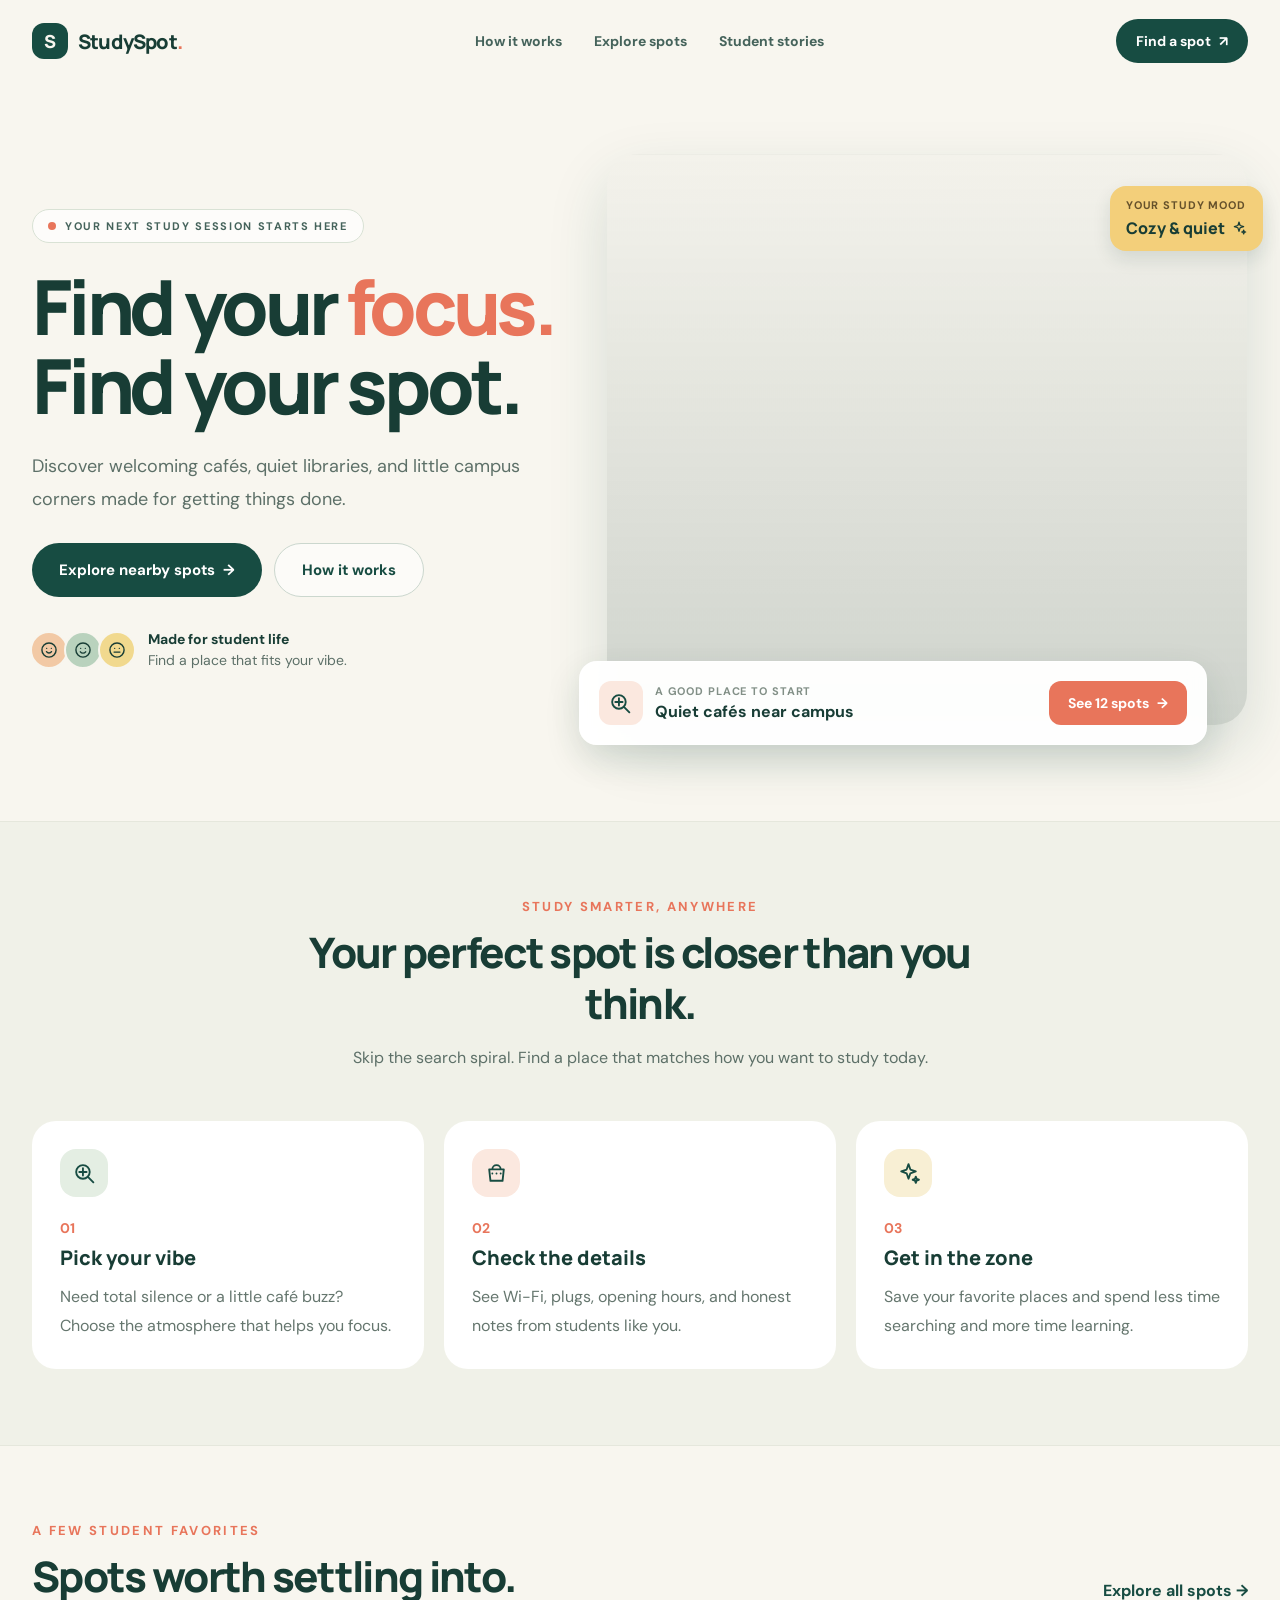
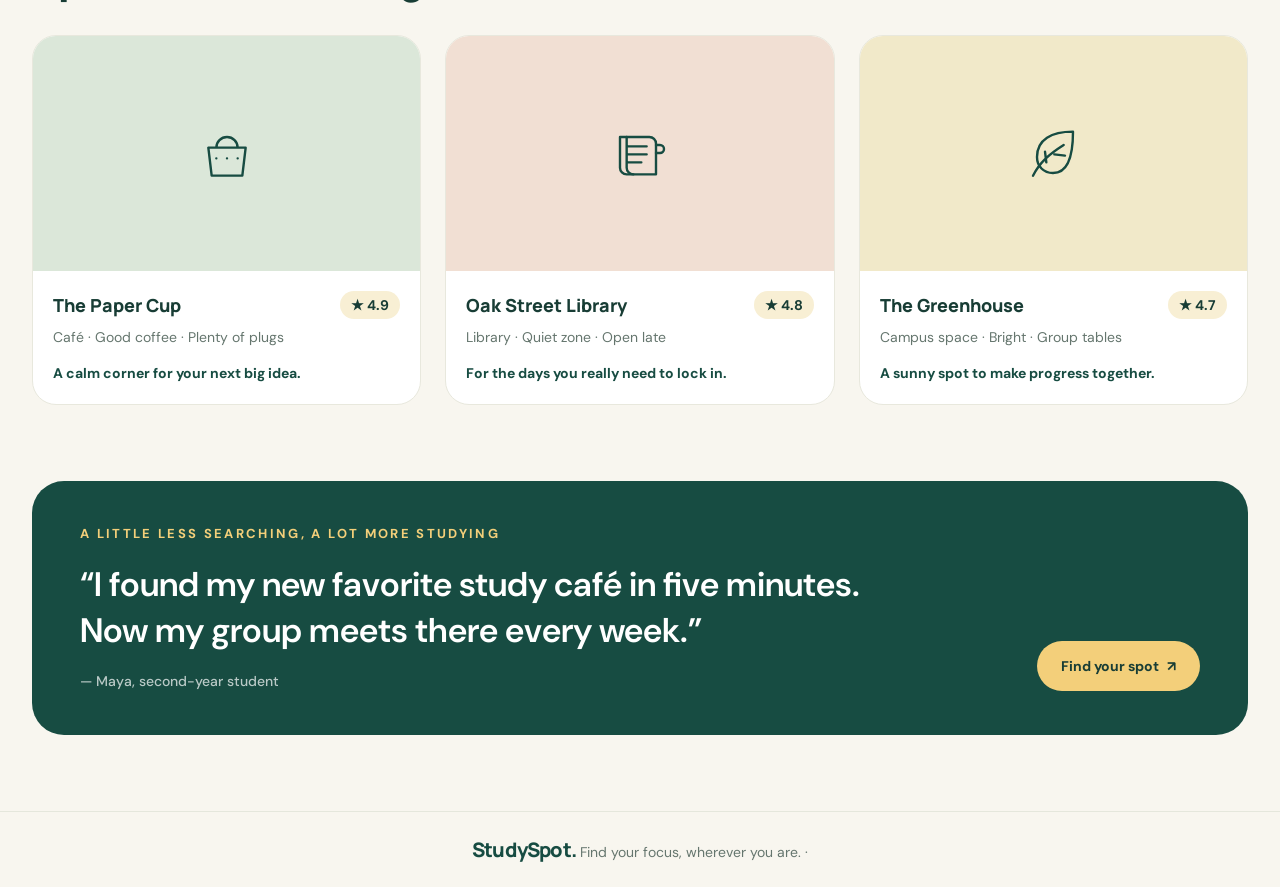
<file: plain-css/index.html>
<!DOCTYPE html>
<html lang="en">

<head>
    <meta charset="UTF-8">
    <meta name="viewport" content="width=device-width, initial-scale=1.0">
    <title>StudySpot — Find your focus</title>
    <link rel="preconnect" href="https://fonts.googleapis.com">
    <link rel="preconnect" href="https://fonts.gstatic.com" crossorigin>
    <link
        href="https://fonts.googleapis.com/css2?family=DM+Sans:wght@400;500;600;700&family=Manrope:wght@400;500;600;700;800&display=swap"
        rel="stylesheet">
    <link rel="stylesheet" href="style.css">
</head>

<body>
    <header class="site-header container">
        <a href="#home" class="brand" aria-label="StudySpot home">
            <span class="brand-mark">S</span>
            <span>StudySpot</span><span class="brand-dot">.</span>
        </a>

        <nav class="main-nav" aria-label="Main navigation">
            <a href="#how-it-works">How it works</a>
            <a href="#spots">Explore spots</a>
            <a href="#stories">Student stories</a>
        </nav>

        <a href="#spots" class="button button-small">
            Find a spot <span aria-hidden="true">↗</span>
        </a>
    </header>

    <main id="home">
        <section class="hero container">
            <div class="hero-copy">
                <p class="eyebrow-pill">
                    <span class="eyebrow-dot" aria-hidden="true"></span>
                    Your next study session starts here
                </p>

                <h1>
                    Find your <span class="accent">focus.</span><br>
                    Find your spot.
                </h1>

                <p class="hero-description">
                    Discover welcoming cafés, quiet libraries, and little campus corners made for getting things done.
                </p>

                <div class="hero-actions">
                    <a href="#spots" class="button button-large">
                        Explore nearby spots <span aria-hidden="true">→</span>
                    </a>
                    <a href="#how-it-works" class="button button-light button-large">
                        How it works
                    </a>
                </div>

                <div class="student-note">
                    <div class="avatar-stack" aria-hidden="true">
                        <span class="avatar avatar-one">
                            <svg viewBox="0 0 24 24">
                                <circle cx="12" cy="12" r="8.5" />
                                <path d="M9 14s1 1.5 3 1.5 3-1.5 3-1.5M9.2 10h.01M14.8 10h.01" stroke-linecap="round" />
                            </svg>
                        </span>
                        <span class="avatar avatar-two">
                            <svg viewBox="0 0 24 24">
                                <circle cx="12" cy="12" r="8.5" />
                                <path d="M8.8 14.2c.8 1 1.9 1.5 3.2 1.5s2.4-.5 3.2-1.5M9.2 10h.01M14.8 10h.01"
                                    stroke-linecap="round" />
                            </svg>
                        </span>
                        <span class="avatar avatar-three">
                            <svg viewBox="0 0 24 24">
                                <circle cx="12" cy="12" r="8.5" />
                                <path d="M8.5 14.5h7M9.2 10h.01M14.8 10h.01" stroke-linecap="round" />
                            </svg>
                        </span>
                    </div>
                    <p>
                        <strong>Made for student life</strong><br>
                        Find a place that fits your vibe.
                    </p>
                </div>
            </div>

            <div class="hero-visual">
                <div class="hero-photo" role="img" aria-label="A bright, welcoming workspace"></div>

                <div class="spot-callout">
                    <div class="callout-copy">
                        <span class="callout-icon" aria-hidden="true">
                            <svg viewBox="0 0 24 24">
                                <circle cx="10.5" cy="10.5" r="6.5" />
                                <path d="m15.5 15.5 5 5M10.5 7v7M7 10.5h7" />
                            </svg>
                        </span>
                        <div>
                            <p class="callout-label">A good place to start</p>
                            <p class="callout-title">Quiet cafés near campus</p>
                        </div>
                    </div>
                    <a href="#spots" class="button button-coral">
                        See 12 spots <span aria-hidden="true">→</span>
                    </a>
                </div>

                <div class="mood-card">
                    <p class="mood-label">Your study mood</p>
                    <p class="mood-value">
                        Cozy &amp; quiet
                        <svg viewBox="0 0 24 24" aria-hidden="true">
                            <path
                                d="m12 3 1.7 5.3L19 10l-5.3 1.7L12 17l-1.7-5.3L5 10l5.3-1.7L12 3ZM19 15l.8 2.2L22 18l-2.2.8L19 21l-.8-2.2L16 18l2.2-.8L19 15Z" />
                        </svg>
                    </p>
                </div>
            </div>
        </section>

        <section id="how-it-works" class="how-section">
            <div class="container section-inner">
                <div class="section-heading">
                    <p class="section-kicker">Study smarter, anywhere</p>
                    <h2>Your perfect spot is closer than you think.</h2>
                    <p>Skip the search spiral. Find a place that matches how you want to study today.</p>
                </div>

                <div class="steps-grid">
                    <article class="step-card">
                        <span class="step-icon step-icon-green" aria-hidden="true">
                            <svg viewBox="0 0 24 24">
                                <circle cx="10.5" cy="10.5" r="6.5" />
                                <path d="m15.5 15.5 5 5M10.5 7v7M7 10.5h7" />
                            </svg>
                        </span>
                        <p class="step-number">01</p>
                        <h3>Pick your vibe</h3>
                        <p>Need total silence or a little café buzz? Choose the atmosphere that helps you focus.</p>
                    </article>

                    <article class="step-card">
                        <span class="step-icon step-icon-coral" aria-hidden="true">
                            <svg viewBox="0 0 24 24">
                                <path d="M5 8h14l-1.2 11H6.2L5 8ZM8 8a4 4 0 0 1 8 0M8 12h.01M12 12h.01M16 12h.01" />
                            </svg>
                        </span>
                        <p class="step-number">02</p>
                        <h3>Check the details</h3>
                        <p>See Wi-Fi, plugs, opening hours, and honest notes from students like you.</p>
                    </article>

                    <article class="step-card">
                        <span class="step-icon step-icon-yellow" aria-hidden="true">
                            <svg viewBox="0 0 24 24">
                                <path
                                    d="m12 3 1.8 5.2L19 10l-5.2 1.8L12 17l-1.8-5.2L5 10l5.2-1.8L12 3ZM19 15l.8 2.2L22 18l-2.2.8L19 21l-.8-2.2L16 18l2.2-.8L19 15Z" />
                            </svg>
                        </span>
                        <p class="step-number">03</p>
                        <h3>Get in the zone</h3>
                        <p>Save your favorite places and spend less time searching and more time learning.</p>
                    </article>
                </div>
            </div>
        </section>

        <section id="spots" class="spots-section container">
            <div class="spots-heading">
                <div>
                    <p class="section-kicker">A few student favorites</p>
                    <h2>Spots worth settling into.</h2>
                </div>
                <a href="#join" class="text-link">
                    Explore all spots <span aria-hidden="true">→</span>
                </a>
            </div>

            <div class="spots-grid">
                <article class="spot-card">
                    <div class="spot-art spot-art-cafe" aria-hidden="true">
                        <svg viewBox="0 0 48 48">
                            <path d="M10 20h28l-2.5 21h-23L10 20ZM16 20a8 8 0 0 1 16 0M16 28h.01M24 28h.01M32 28h.01" />
                        </svg>
                    </div>
                    <div class="spot-details">
                        <div class="spot-title-row">
                            <h3>The Paper Cup</h3>
                            <span class="rating">★ 4.9</span>
                        </div>
                        <p class="spot-meta">Café · Good coffee · Plenty of plugs</p>
                        <p class="spot-description">A calm corner for your next big idea.</p>
                    </div>
                </article>

                <article class="spot-card">
                    <div class="spot-art spot-art-library" aria-hidden="true">
                        <svg viewBox="0 0 48 48">
                            <path d="M9 12h22a5 5 0 0 1 5 5v23H14a5 5 0 0 1-5-5V12Z" />
                            <path d="M14 12v23a5 5 0 0 0 5 5M15 19h14M15 25h14M15 31h10M36 18h3a3 3 0 0 1 0 6h-3" />
                        </svg>
                    </div>
                    <div class="spot-details">
                        <div class="spot-title-row">
                            <h3>Oak Street Library</h3>
                            <span class="rating">★ 4.8</span>
                        </div>
                        <p class="spot-meta">Library · Quiet zone · Open late</p>
                        <p class="spot-description">For the days you really need to lock in.</p>
                    </div>
                </article>

                <article class="spot-card">
                    <div class="spot-art spot-art-greenhouse" aria-hidden="true">
                        <svg viewBox="0 0 48 48">
                            <path d="M39 8C23 8 12 14 12 27c0 7 5 12 12 12 13 0 15-17 15-31Z" />
                            <path d="M9 41c5-10 12-16 23-23M19 31l-1-8M25 25l8 1" />
                        </svg>
                    </div>
                    <div class="spot-details">
                        <div class="spot-title-row">
                            <h3>The Greenhouse</h3>
                            <span class="rating">★ 4.7</span>
                        </div>
                        <p class="spot-meta">Campus space · Bright · Group tables</p>
                        <p class="spot-description">A sunny spot to make progress together.</p>
                    </div>
                </article>
            </div>
        </section>

        <section id="stories" class="story-section container">
            <div class="story-card">
                <p class="section-kicker">A little less searching, a lot more studying</p>
                <div class="story-content">
                    <blockquote>
                        “I found my new favorite study café in five minutes. Now my group meets there every week.”
                        <footer>— Maya, second-year student</footer>
                    </blockquote>
                    <a id="join" href="mailto:hello@studyspot.example" class="button button-yellow">
                        Find your spot <span aria-hidden="true">↗</span>
                    </a>
                </div>
            </div>
        </section>
    </main>

    <footer class="site-footer">
        <p>
            <span class="brand footer-brand">StudySpot.</span>
            Find your focus, wherever you are.
            <span aria-hidden="true"> · </span>
            <span class="footer-break">Made for students, by students.</span>
        </p>
    </footer>
</body>

</html>
</file>
<file: plain-css/style.css>
:root {
      --cream: #f8f6ef;
      --green: #174c42;
      --dark-green: #183d35;
      --coral: #e8755b;
      --text-muted: #5d7068;
      --border: #e5e7dc;
      --pale-green: #f0f1e8;
      --yellow: #f3cf7a;
      --white: #fff;
    }

    * {
      box-sizing: border-box;
    }

    html {
      scroll-behavior: smooth;
    }

    body {
      margin: 0;
      background: var(--cream);
      color: var(--dark-green);
      font-family: "DM Sans", sans-serif;
      -webkit-font-smoothing: antialiased;
    }

    h1, h2, h3, .brand {
      font-family: "Manrope", sans-serif;
    }

    a {
      color: inherit;
      text-decoration: none;
    }

    .container {
      width: min(100% - 40px, 1216px);
      margin-inline: auto;
    }

    .site-header {
      min-height: 82px;
      display: flex;
      align-items: center;
      justify-content: space-between;
      gap: 24px;
      padding-block: 18px;
    }

    .brand {
      display: inline-flex;
      align-items: center;
      gap: 10px;
      font-size: 20px;
      font-weight: 800;
      letter-spacing: -0.04em;
      white-space: nowrap;
    }

    .brand-mark {
      width: 36px;
      height: 36px;
      display: grid;
      place-items: center;
      border-radius: 12px;
      background: var(--green);
      color: var(--cream);
      font-size: 18px;
    }

    .brand-dot {
      margin-left: -10px;
      color: var(--coral);
    }

    .main-nav {
      display: flex;
      align-items: center;
      gap: 32px;
      color: #45635b;
      font-size: 14px;
      font-weight: 700;
    }

    .main-nav a,
    .text-link {
      transition: color 160ms ease;
    }

    .main-nav a:hover,
    .text-link:hover {
      color: var(--coral);
    }

    .button {
      display: inline-flex;
      align-items: center;
      justify-content: center;
      gap: 8px;
      border: 0;
      border-radius: 999px;
      padding: 14px 21px;
      background: var(--green);
      color: var(--white);
      font-size: 14px;
      font-weight: 700;
      transition: background 160ms ease, transform 160ms ease;
    }

    .button:hover {
      background: #103a32;
    }

    .button:focus-visible,
    a:focus-visible {
      outline: 3px solid var(--coral);
      outline-offset: 3px;
    }

    .button-small {
      padding: 13px 20px;
    }

    .hero {
      display: grid;
      grid-template-columns: 0.9fr 1.1fr;
      align-items: center;
      gap: 48px;
      padding-block: 72px 96px;
    }

    .hero-copy {
      max-width: 540px;
    }

    .eyebrow-pill {
      display: inline-flex;
      align-items: center;
      gap: 9px;
      margin: 0 0 24px;
      padding: 9px 15px;
      border: 1px solid #d9e2d5;
      border-radius: 999px;
      background: rgb(255 255 255 / 70%);
      color: #45635b;
      font-size: 11px;
      font-weight: 700;
      letter-spacing: 0.15em;
      text-transform: uppercase;
    }

    .eyebrow-dot {
      width: 8px;
      height: 8px;
      border-radius: 50%;
      background: var(--coral);
    }

    .hero h1 {
      margin: 0;
      font-size: clamp(48px, 6vw, 76px);
      font-weight: 800;
      line-height: 1.05;
      letter-spacing: -0.055em;
    }

    .accent {
      color: var(--coral);
    }

    .hero-description {
      max-width: 500px;
      margin: 24px 0 0;
      color: var(--text-muted);
      font-size: 18px;
      line-height: 1.8;
    }

    .hero-actions {
      display: flex;
      flex-wrap: wrap;
      gap: 12px;
      margin-top: 28px;
    }

    .button-large {
      padding: 16px 27px;
      font-size: 15px;
    }

    .button-light {
      border: 1px solid #cbd7ce;
      background: rgb(255 255 255 / 60%);
      color: var(--green);
    }

    .button-light:hover {
      background: var(--white);
      color: var(--green);
    }

    .student-note {
      display: flex;
      align-items: center;
      gap: 12px;
      margin-top: 32px;
      color: var(--text-muted);
      font-size: 14px;
      line-height: 1.5;
    }

    .student-note p {
      margin: 0;
    }

    .student-note strong {
      color: var(--dark-green);
    }

    .avatar-stack {
      display: flex;
      padding-left: 2px;
    }

    .avatar {
      width: 38px;
      height: 38px;
      display: grid;
      place-items: center;
      margin-left: -4px;
      border: 2px solid var(--cream);
      border-radius: 50%;
      color: var(--dark-green);
    }

    .avatar svg {
      width: 20px;
      height: 20px;
      fill: none;
      stroke: currentColor;
      stroke-width: 1.7;
    }

    .avatar-one { background: #f2c9a5; }
    .avatar-two { background: #b9d2bd; }
    .avatar-three { background: #f1d98e; }

    .hero-visual {
      position: relative;
      width: 100%;
      max-width: 640px;
      margin-inline: auto;
    }

    .hero-photo {
      aspect-ratio: 1.12 / 1;
      border-radius: 32px;
      background-image:
        linear-gradient(180deg, rgb(20 55 48 / 2%), rgb(20 55 48 / 18%)),
        url("https://images.unsplash.com/photo-1497366754035-f200968a6e72?auto=format&fit=crop&w=1400&q=85");
      background-position: center;
      background-size: cover;
      box-shadow: 0 24px 60px rgb(23 76 66 / 15%);
    }

    .spot-callout {
      position: absolute;
      right: 40px;
      bottom: -20px;
      left: -28px;
      display: flex;
      align-items: center;
      justify-content: space-between;
      gap: 18px;
      padding: 19px;
      border: 1px solid rgb(255 255 255 / 70%);
      border-radius: 18px;
      background: rgb(255 255 255 / 96%);
      box-shadow: 0 14px 35px rgb(24 61 53 / 14%);
      backdrop-filter: blur(8px);
    }

    .callout-copy {
      display: flex;
      align-items: center;
      gap: 12px;
    }

    .callout-icon {
      width: 44px;
      height: 44px;
      display: grid;
      flex: 0 0 auto;
      place-items: center;
      border-radius: 12px;
      background: #fbe8df;
      color: var(--green);
    }

    .callout-icon svg {
      width: 25px;
      height: 25px;
      fill: none;
      stroke: currentColor;
      stroke-width: 1.8;
      stroke-linecap: round;
    }

    .callout-label {
      margin: 0 0 3px;
      color: #829087;
      font-size: 11px;
      font-weight: 700;
      letter-spacing: 0.08em;
      text-transform: uppercase;
    }

    .callout-title {
      margin: 0;
      color: var(--dark-green);
      font-weight: 700;
    }

    .button-coral {
      border-radius: 12px;
      padding: 13px 19px;
      background: var(--coral);
    }

    .button-coral:hover {
      background: #d96349;
    }

    .mood-card {
      position: absolute;
      top: 32px;
      right: -16px;
      padding: 12px 16px;
      border-radius: 16px;
      background: var(--yellow);
      box-shadow: 0 8px 18px rgb(24 61 53 / 12%);
    }

    .mood-card p {
      margin: 0;
    }

    .mood-label {
      color: #65512b;
      font-size: 11px;
      font-weight: 700;
      letter-spacing: 0.08em;
      text-transform: uppercase;
    }

    .mood-value {
      display: flex;
      align-items: center;
      gap: 6px;
      margin-top: 5px !important;
      font-family: "Manrope", sans-serif;
      font-weight: 800;
    }

    .mood-value svg {
      width: 16px;
      height: 16px;
      fill: none;
      stroke: currentColor;
      stroke-width: 1.8;
      stroke-linejoin: round;
    }

    .how-section {
      border-block: 1px solid var(--border);
      background: var(--pale-green);
    }

    .section-inner {
      padding-block: 76px;
    }

    .section-heading {
      max-width: 680px;
      margin-inline: auto;
      text-align: center;
    }

    .section-kicker {
      margin: 0;
      color: var(--coral);
      font-size: 13px;
      font-weight: 700;
      letter-spacing: 0.18em;
      text-transform: uppercase;
    }

    .section-heading h2,
    .spots-heading h2 {
      margin: 12px 0 0;
      font-size: clamp(30px, 4vw, 42px);
      font-weight: 800;
      letter-spacing: -0.04em;
      line-height: 1.2;
    }

    .section-heading > p:last-child {
      margin: 16px 0 0;
      color: var(--text-muted);
      line-height: 1.8;
    }

    .steps-grid {
      display: grid;
      grid-template-columns: repeat(3, 1fr);
      gap: 20px;
      margin-top: 48px;
    }

    .step-card {
      padding: 28px;
      border-radius: 24px;
      background: var(--white);
    }

    .step-icon {
      width: 48px;
      height: 48px;
      display: grid;
      place-items: center;
      border-radius: 16px;
      color: var(--green);
    }

    .step-icon svg {
      width: 25px;
      height: 25px;
      fill: none;
      stroke: currentColor;
      stroke-width: 1.8;
      stroke-linecap: round;
      stroke-linejoin: round;
    }

    .step-icon-green { background: #e4eee3; }
    .step-icon-coral { background: #fbe8df; }
    .step-icon-yellow { background: #f8efd4; }

    .step-number {
      margin: 22px 0 0;
      color: var(--coral);
      font-size: 14px;
      font-weight: 700;
    }

    .step-card h3 {
      margin: 7px 0 0;
      font-size: 20px;
      font-weight: 800;
    }

    .step-card > p:last-child {
      margin: 12px 0 0;
      color: #65766e;
      line-height: 1.8;
    }

    .spots-section {
      padding-block: 76px;
    }

    .spots-heading {
      display: flex;
      align-items: end;
      justify-content: space-between;
      gap: 20px;
    }

    .text-link {
      color: var(--green);
      font-weight: 700;
    }

    .spots-grid {
      display: grid;
      grid-template-columns: repeat(3, 1fr);
      gap: 24px;
      margin-top: 34px;
    }

    .spot-card {
      overflow: hidden;
      border: 1px solid #e8e8dd;
      border-radius: 24px;
      background: var(--white);
    }

    .spot-art {
      aspect-ratio: 1.65 / 1;
      display: grid;
      place-items: center;
      color: var(--green);
    }

    .spot-art svg {
      width: 64px;
      height: 64px;
      fill: none;
      stroke: currentColor;
      stroke-width: 1.8;
      stroke-linecap: round;
      stroke-linejoin: round;
    }

    .spot-art-cafe { background: #dbe7d9; }
    .spot-art-library { background: #f1dfd3; }
    .spot-art-greenhouse { background: #f1e9c9; }

    .spot-details {
      padding: 20px;
    }

    .spot-title-row {
      display: flex;
      align-items: center;
      justify-content: space-between;
      gap: 10px;
    }

    .spot-title-row h3 {
      margin: 0;
      font-size: 18px;
      font-weight: 800;
    }

    .rating {
      flex: 0 0 auto;
      padding: 5px 11px;
      border-radius: 999px;
      background: #f8efd4;
      font-size: 14px;
      font-weight: 700;
    }

    .spot-meta {
      margin: 9px 0 0;
      color: #65766e;
      font-size: 14px;
    }

    .spot-description {
      margin: 16px 0 0;
      color: var(--green);
      font-size: 14px;
      font-weight: 700;
      line-height: 1.6;
    }

    .story-section {
      padding-bottom: 76px;
    }

    .story-card {
      padding: 44px 48px;
      border-radius: 32px;
      background: var(--green);
      color: var(--white);
    }

    .story-card .section-kicker {
      color: var(--yellow);
    }

    .story-content {
      display: grid;
      grid-template-columns: 1fr auto;
      align-items: end;
      gap: 32px;
      margin-top: 20px;
    }

    blockquote {
      max-width: 780px;
      margin: 0;
      font-size: clamp(24px, 3vw, 34px);
      font-weight: 600;
      line-height: 1.35;
    }

    blockquote footer {
      margin-top: 18px;
      color: rgb(255 255 255 / 70%);
      font-size: 14px;
      font-weight: 500;
    }

    .button-yellow {
      padding: 16px 24px;
      background: var(--yellow);
      color: var(--dark-green);
    }

    .button-yellow:hover {
      background: #f8dfa1;
      color: var(--dark-green);
    }

    .site-footer {
      padding: 24px 20px;
      border-top: 1px solid var(--border);
      color: #65766e;
      font-size: 14px;
      text-align: center;
    }

    .site-footer p {
      margin: 0;
    }

    .footer-brand {
      color: var(--green);
      font-weight: 800;
    }

    .footer-break {
      display: none;
    }

    @media (max-width: 850px) {
      .hero {
        grid-template-columns: 1fr;
        gap: 52px;
        padding-top: 54px;
      }

      .hero-copy {
        max-width: 680px;
      }

      .hero-visual {
        max-width: 680px;
      }

      .hero-photo {
        aspect-ratio: 1.25 / 1;
      }

      .steps-grid,
      .spots-grid {
        gap: 16px;
      }

      .step-card {
        padding: 22px;
      }
    }

    @media (max-width: 680px) {
      .container {
        width: min(100% - 32px, 1216px);
      }

      .site-header {
        min-height: 72px;
        gap: 12px;
      }

      .main-nav {
        display: none;
      }

      .button-small {
        padding: 11px 15px;
        font-size: 13px;
      }

      .hero {
        padding-block: 42px 72px;
      }

      .hero h1 {
        font-size: clamp(46px, 12vw, 62px);
      }

      .hero-description {
        font-size: 17px;
      }

      .hero-actions {
        flex-direction: column;
      }

      .hero-actions .button {
        width: 100%;
      }

      .hero-photo {
        aspect-ratio: 1 / 1;
        border-radius: 25px;
      }

      .mood-card {
        top: 14px;
        right: 10px;
        padding: 10px 12px;
      }

      .spot-callout {
        right: 10px;
        bottom: -48px;
        left: 10px;
        flex-direction: column;
        align-items: stretch;
        padding: 15px;
      }

      .spot-callout .button {
        width: 100%;
      }

      .section-inner,
      .spots-section {
        padding-block: 60px;
      }

      .steps-grid,
      .spots-grid {
        grid-template-columns: 1fr;
      }

      .steps-grid {
        margin-top: 34px;
      }

      .step-card {
        padding: 24px;
      }

      .spots-heading {
        align-items: start;
        flex-direction: column;
      }

      .story-section {
        padding-bottom: 60px;
      }

      .story-card {
        padding: 30px 24px;
        border-radius: 25px;
      }

      .story-content {
        grid-template-columns: 1fr;
        align-items: start;
        gap: 24px;
      }

      .story-content .button {
        width: 100%;
      }

      .footer-break {
        display: block;
        padding-top: 4px;
      }
    }

    @media (prefers-reduced-motion: reduce) {
      html {
        scroll-behavior: auto;
      }

      *,
      *::before,
      *::after {
        transition-duration: 0.01ms !important;
      }
    }
</file>
